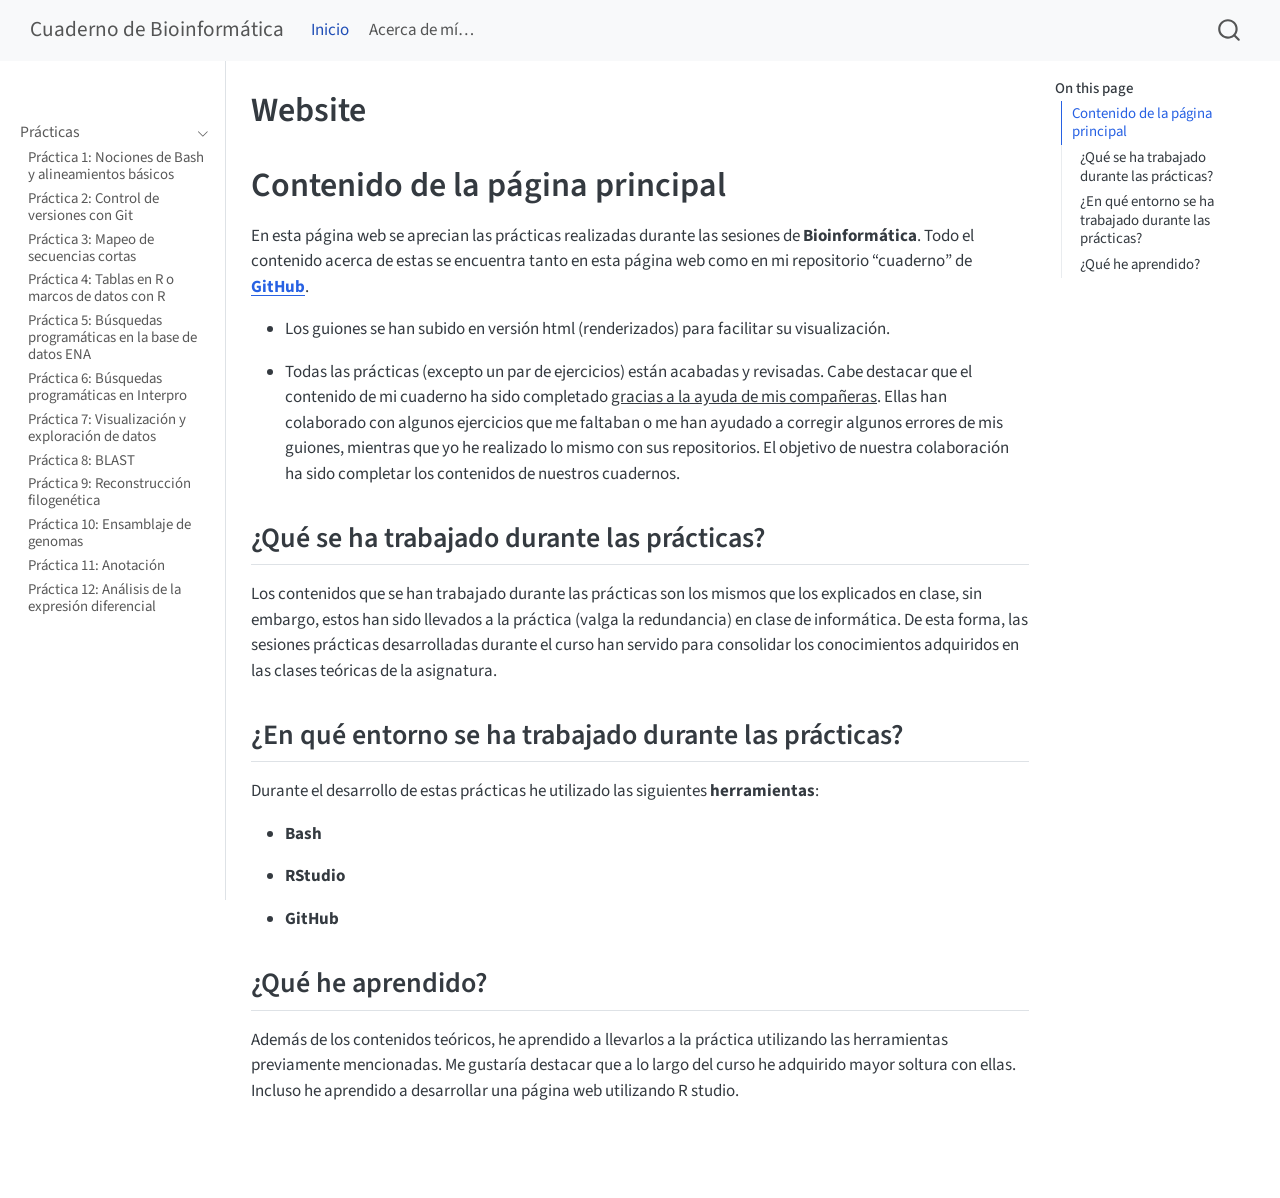
<file: docs/index.html>
<!DOCTYPE html>
<html xmlns="http://www.w3.org/1999/xhtml" lang="en" xml:lang="en"><head>

<meta charset="utf-8">
<meta name="generator" content="quarto-1.6.42">

<meta name="viewport" content="width=device-width, initial-scale=1.0, user-scalable=yes">


<title>Website – Cuaderno de Bioinformática</title>
<style>
code{white-space: pre-wrap;}
span.smallcaps{font-variant: small-caps;}
div.columns{display: flex; gap: min(4vw, 1.5em);}
div.column{flex: auto; overflow-x: auto;}
div.hanging-indent{margin-left: 1.5em; text-indent: -1.5em;}
ul.task-list{list-style: none;}
ul.task-list li input[type="checkbox"] {
  width: 0.8em;
  margin: 0 0.8em 0.2em -1em; /* quarto-specific, see https://github.com/quarto-dev/quarto-cli/issues/4556 */ 
  vertical-align: middle;
}
</style>


<script src="site_libs/quarto-nav/quarto-nav.js"></script>
<script src="site_libs/quarto-nav/headroom.min.js"></script>
<script src="site_libs/clipboard/clipboard.min.js"></script>
<script src="site_libs/quarto-search/autocomplete.umd.js"></script>
<script src="site_libs/quarto-search/fuse.min.js"></script>
<script src="site_libs/quarto-search/quarto-search.js"></script>
<meta name="quarto:offset" content="./">
<script src="site_libs/quarto-html/quarto.js"></script>
<script src="site_libs/quarto-html/popper.min.js"></script>
<script src="site_libs/quarto-html/tippy.umd.min.js"></script>
<script src="site_libs/quarto-html/anchor.min.js"></script>
<link href="site_libs/quarto-html/tippy.css" rel="stylesheet">
<link href="site_libs/quarto-html/quarto-syntax-highlighting-2f5df379a58b258e96c21c0638c20c03.css" rel="stylesheet" id="quarto-text-highlighting-styles">
<script src="site_libs/bootstrap/bootstrap.min.js"></script>
<link href="site_libs/bootstrap/bootstrap-icons.css" rel="stylesheet">
<link href="site_libs/bootstrap/bootstrap-8d45268d5fab650d045fc15ac05c5fa4.min.css" rel="stylesheet" append-hash="true" id="quarto-bootstrap" data-mode="light">
<script id="quarto-search-options" type="application/json">{
  "location": "navbar",
  "copy-button": false,
  "collapse-after": 3,
  "panel-placement": "end",
  "type": "overlay",
  "limit": 50,
  "keyboard-shortcut": [
    "f",
    "/",
    "s"
  ],
  "show-item-context": false,
  "language": {
    "search-no-results-text": "No results",
    "search-matching-documents-text": "matching documents",
    "search-copy-link-title": "Copy link to search",
    "search-hide-matches-text": "Hide additional matches",
    "search-more-match-text": "more match in this document",
    "search-more-matches-text": "more matches in this document",
    "search-clear-button-title": "Clear",
    "search-text-placeholder": "",
    "search-detached-cancel-button-title": "Cancel",
    "search-submit-button-title": "Submit",
    "search-label": "Search"
  }
}</script>


<link rel="stylesheet" href="styles.css">
</head>

<body class="nav-sidebar docked nav-fixed">

<div id="quarto-search-results"></div>
  <header id="quarto-header" class="headroom fixed-top">
    <nav class="navbar navbar-expand-lg " data-bs-theme="dark">
      <div class="navbar-container container-fluid">
      <div class="navbar-brand-container mx-auto">
    <a class="navbar-brand" href="./index.html">
    <span class="navbar-title">Cuaderno de Bioinformática</span>
    </a>
  </div>
            <div id="quarto-search" class="" title="Search"></div>
          <button class="navbar-toggler" type="button" data-bs-toggle="collapse" data-bs-target="#navbarCollapse" aria-controls="navbarCollapse" role="menu" aria-expanded="false" aria-label="Toggle navigation" onclick="if (window.quartoToggleHeadroom) { window.quartoToggleHeadroom(); }">
  <span class="navbar-toggler-icon"></span>
</button>
          <div class="collapse navbar-collapse" id="navbarCollapse">
            <ul class="navbar-nav navbar-nav-scroll me-auto">
  <li class="nav-item">
    <a class="nav-link active" href="./index.html" aria-current="page"> 
<span class="menu-text">Inicio</span></a>
  </li>  
  <li class="nav-item">
    <a class="nav-link" href="./about.html"> 
<span class="menu-text">Acerca de mí…</span></a>
  </li>  
</ul>
          </div> <!-- /navcollapse -->
            <div class="quarto-navbar-tools">
</div>
      </div> <!-- /container-fluid -->
    </nav>
  <nav class="quarto-secondary-nav">
    <div class="container-fluid d-flex">
      <button type="button" class="quarto-btn-toggle btn" data-bs-toggle="collapse" role="button" data-bs-target=".quarto-sidebar-collapse-item" aria-controls="quarto-sidebar" aria-expanded="false" aria-label="Toggle sidebar navigation" onclick="if (window.quartoToggleHeadroom) { window.quartoToggleHeadroom(); }">
        <i class="bi bi-layout-text-sidebar-reverse"></i>
      </button>
        <nav class="quarto-page-breadcrumbs" aria-label="breadcrumb"><ol class="breadcrumb"><li class="breadcrumb-item">Website</li></ol></nav>
        <a class="flex-grow-1" role="navigation" data-bs-toggle="collapse" data-bs-target=".quarto-sidebar-collapse-item" aria-controls="quarto-sidebar" aria-expanded="false" aria-label="Toggle sidebar navigation" onclick="if (window.quartoToggleHeadroom) { window.quartoToggleHeadroom(); }">      
        </a>
      <button type="button" class="btn quarto-search-button" aria-label="Search" onclick="window.quartoOpenSearch();">
        <i class="bi bi-search"></i>
      </button>
    </div>
  </nav>
</header>
<!-- content -->
<div id="quarto-content" class="quarto-container page-columns page-rows-contents page-layout-article page-navbar">
<!-- sidebar -->
  <nav id="quarto-sidebar" class="sidebar collapse collapse-horizontal quarto-sidebar-collapse-item sidebar-navigation docked overflow-auto">
        <div class="mt-2 flex-shrink-0 align-items-center">
        <div class="sidebar-search">
        <div id="quarto-search" class="" title="Search"></div>
        </div>
        </div>
    <div class="sidebar-menu-container"> 
    <ul class="list-unstyled mt-1">
        <li class="sidebar-item sidebar-item-section">
      <div class="sidebar-item-container"> 
            <a class="sidebar-item-text sidebar-link text-start" data-bs-toggle="collapse" data-bs-target="#quarto-sidebar-section-1" role="navigation" aria-expanded="true">
 <span class="menu-text">Prácticas</span></a>
          <a class="sidebar-item-toggle text-start" data-bs-toggle="collapse" data-bs-target="#quarto-sidebar-section-1" role="navigation" aria-expanded="true" aria-label="Toggle section">
            <i class="bi bi-chevron-right ms-2"></i>
          </a> 
      </div>
      <ul id="quarto-sidebar-section-1" class="collapse list-unstyled sidebar-section depth1 show">  
          <li class="sidebar-item">
  <div class="sidebar-item-container"> 
  <a href="./results/2026-01-29/P1.html" class="sidebar-item-text sidebar-link">
 <span class="menu-text">Práctica 1: Nociones de Bash y alineamientos básicos</span></a>
  </div>
</li>
          <li class="sidebar-item">
  <div class="sidebar-item-container"> 
  <a href="./results/2026-02-03/P2.html" class="sidebar-item-text sidebar-link">
 <span class="menu-text">Práctica 2: Control de versiones con Git</span></a>
  </div>
</li>
          <li class="sidebar-item">
  <div class="sidebar-item-container"> 
  <a href="./results/2026-02-10/P3.html" class="sidebar-item-text sidebar-link">
 <span class="menu-text">Práctica 3: Mapeo de secuencias cortas</span></a>
  </div>
</li>
          <li class="sidebar-item">
  <div class="sidebar-item-container"> 
  <a href="./results/2026-02-17/P4.html" class="sidebar-item-text sidebar-link">
 <span class="menu-text">Práctica 4: Tablas en R o marcos de datos con R</span></a>
  </div>
</li>
          <li class="sidebar-item">
  <div class="sidebar-item-container"> 
  <a href="./results/2026-02-24/P5.html" class="sidebar-item-text sidebar-link">
 <span class="menu-text">Práctica 5: Búsquedas programáticas en la base de datos ENA</span></a>
  </div>
</li>
          <li class="sidebar-item">
  <div class="sidebar-item-container"> 
  <a href="./results/2026-03-03/P6.html" class="sidebar-item-text sidebar-link">
 <span class="menu-text">Práctica 6: Búsquedas programáticas en Interpro</span></a>
  </div>
</li>
          <li class="sidebar-item">
  <div class="sidebar-item-container"> 
  <a href="./results/2026-03-10/P7.html" class="sidebar-item-text sidebar-link">
 <span class="menu-text">Práctica 7: Visualización y exploración de datos</span></a>
  </div>
</li>
          <li class="sidebar-item">
  <div class="sidebar-item-container"> 
  <a href="./results/2026-03-24/P8.html" class="sidebar-item-text sidebar-link">
 <span class="menu-text">Práctica 8: BLAST</span></a>
  </div>
</li>
          <li class="sidebar-item">
  <div class="sidebar-item-container"> 
  <a href="./results/2026-03-31/P9.html" class="sidebar-item-text sidebar-link">
 <span class="menu-text">Práctica 9: Reconstrucción filogenética</span></a>
  </div>
</li>
          <li class="sidebar-item">
  <div class="sidebar-item-container"> 
  <a href="./results/2026-04-21/P10.html" class="sidebar-item-text sidebar-link">
 <span class="menu-text">Práctica 10: Ensamblaje de genomas</span></a>
  </div>
</li>
          <li class="sidebar-item">
  <div class="sidebar-item-container"> 
  <a href="./results/2026-04-28/P11.html" class="sidebar-item-text sidebar-link">
 <span class="menu-text">Práctica 11: Anotación</span></a>
  </div>
</li>
          <li class="sidebar-item">
  <div class="sidebar-item-container"> 
  <a href="./results/2026-05-05/P12.html" class="sidebar-item-text sidebar-link">
 <span class="menu-text">Práctica 12: Análisis de la expresión diferencial</span></a>
  </div>
</li>
      </ul>
  </li>
    </ul>
    </div>
</nav>
<div id="quarto-sidebar-glass" class="quarto-sidebar-collapse-item" data-bs-toggle="collapse" data-bs-target=".quarto-sidebar-collapse-item"></div>
<!-- margin-sidebar -->
    <div id="quarto-margin-sidebar" class="sidebar margin-sidebar">
        <nav id="TOC" role="doc-toc" class="toc-active">
    <h2 id="toc-title">On this page</h2>
   
  <ul>
  <li><a href="#contenido-de-la-página-principal" id="toc-contenido-de-la-página-principal" class="nav-link active" data-scroll-target="#contenido-de-la-página-principal">Contenido de la página principal</a>
  <ul class="collapse">
  <li><a href="#qué-se-ha-trabajado-durante-las-prácticas" id="toc-qué-se-ha-trabajado-durante-las-prácticas" class="nav-link" data-scroll-target="#qué-se-ha-trabajado-durante-las-prácticas">¿Qué se ha trabajado durante las prácticas?</a></li>
  <li><a href="#en-qué-entorno-se-ha-trabajado-durante-las-prácticas" id="toc-en-qué-entorno-se-ha-trabajado-durante-las-prácticas" class="nav-link" data-scroll-target="#en-qué-entorno-se-ha-trabajado-durante-las-prácticas">¿En qué entorno se ha trabajado durante las prácticas?</a></li>
  <li><a href="#qué-he-aprendido" id="toc-qué-he-aprendido" class="nav-link" data-scroll-target="#qué-he-aprendido">¿Qué he aprendido?</a></li>
  </ul></li>
  </ul>
</nav>
    </div>
<!-- main -->
<main class="content" id="quarto-document-content">

<header id="title-block-header" class="quarto-title-block default">
<div class="quarto-title">
<h1 class="title">Website</h1>
</div>



<div class="quarto-title-meta">

    
  
    
  </div>
  


</header>


<section id="contenido-de-la-página-principal" class="level1">
<h1>Contenido de la página principal</h1>
<p>En esta página web se aprecian las prácticas realizadas durante las sesiones de <strong>Bioinformática</strong>. Todo el contenido acerca de estas se encuentra tanto en esta página web como en mi repositorio “cuaderno” de <a href="https://github.com/aliciaroomero/cuaderno.git"><strong>GitHub</strong></a>.</p>
<ul>
<li><p>Los guiones se han subido en versión html (renderizados) para facilitar su visualización.</p></li>
<li><p>Todas las prácticas (excepto un par de ejercicios) están acabadas y revisadas. Cabe destacar que el contenido de mi cuaderno ha sido completado <u>gracias a la ayuda de mis compañeras</u>. Ellas han colaborado con algunos ejercicios que me faltaban o me han ayudado a corregir algunos errores de mis guiones, mientras que yo he realizado lo mismo con sus repositorios. El objetivo de nuestra colaboración ha sido completar los contenidos de nuestros cuadernos.</p></li>
</ul>
<section id="qué-se-ha-trabajado-durante-las-prácticas" class="level2">
<h2 class="anchored" data-anchor-id="qué-se-ha-trabajado-durante-las-prácticas">¿Qué se ha trabajado durante las prácticas?</h2>
<p>Los contenidos que se han trabajado durante las prácticas son los mismos que los explicados en clase, sin embargo, estos han sido llevados a la práctica (valga la redundancia) en clase de informática. De esta forma, las sesiones prácticas desarrolladas durante el curso han servido para consolidar los conocimientos adquiridos en las clases teóricas de la asignatura.</p>
</section>
<section id="en-qué-entorno-se-ha-trabajado-durante-las-prácticas" class="level2">
<h2 class="anchored" data-anchor-id="en-qué-entorno-se-ha-trabajado-durante-las-prácticas">¿En qué entorno se ha trabajado durante las prácticas?</h2>
<p>Durante el desarrollo de estas prácticas he utilizado las siguientes <strong>herramientas</strong>:</p>
<ul>
<li><p><strong>Bash</strong></p></li>
<li><p><strong>RStudio</strong></p></li>
<li><p><strong>GitHub</strong></p></li>
</ul>
</section>
<section id="qué-he-aprendido" class="level2">
<h2 class="anchored" data-anchor-id="qué-he-aprendido">¿Qué he aprendido?</h2>
<p>Además de los contenidos teóricos, he aprendido a llevarlos a la práctica utilizando las herramientas previamente mencionadas. Me gustaría destacar que a lo largo del curso he adquirido mayor soltura con ellas. Incluso he aprendido a desarrollar una página web utilizando R studio.</p>


</section>
</section>

</main> <!-- /main -->
<script id="quarto-html-after-body" type="application/javascript">
window.document.addEventListener("DOMContentLoaded", function (event) {
  const toggleBodyColorMode = (bsSheetEl) => {
    const mode = bsSheetEl.getAttribute("data-mode");
    const bodyEl = window.document.querySelector("body");
    if (mode === "dark") {
      bodyEl.classList.add("quarto-dark");
      bodyEl.classList.remove("quarto-light");
    } else {
      bodyEl.classList.add("quarto-light");
      bodyEl.classList.remove("quarto-dark");
    }
  }
  const toggleBodyColorPrimary = () => {
    const bsSheetEl = window.document.querySelector("link#quarto-bootstrap");
    if (bsSheetEl) {
      toggleBodyColorMode(bsSheetEl);
    }
  }
  toggleBodyColorPrimary();  
  const icon = "";
  const anchorJS = new window.AnchorJS();
  anchorJS.options = {
    placement: 'right',
    icon: icon
  };
  anchorJS.add('.anchored');
  const isCodeAnnotation = (el) => {
    for (const clz of el.classList) {
      if (clz.startsWith('code-annotation-')) {                     
        return true;
      }
    }
    return false;
  }
  const onCopySuccess = function(e) {
    // button target
    const button = e.trigger;
    // don't keep focus
    button.blur();
    // flash "checked"
    button.classList.add('code-copy-button-checked');
    var currentTitle = button.getAttribute("title");
    button.setAttribute("title", "Copied!");
    let tooltip;
    if (window.bootstrap) {
      button.setAttribute("data-bs-toggle", "tooltip");
      button.setAttribute("data-bs-placement", "left");
      button.setAttribute("data-bs-title", "Copied!");
      tooltip = new bootstrap.Tooltip(button, 
        { trigger: "manual", 
          customClass: "code-copy-button-tooltip",
          offset: [0, -8]});
      tooltip.show();    
    }
    setTimeout(function() {
      if (tooltip) {
        tooltip.hide();
        button.removeAttribute("data-bs-title");
        button.removeAttribute("data-bs-toggle");
        button.removeAttribute("data-bs-placement");
      }
      button.setAttribute("title", currentTitle);
      button.classList.remove('code-copy-button-checked');
    }, 1000);
    // clear code selection
    e.clearSelection();
  }
  const getTextToCopy = function(trigger) {
      const codeEl = trigger.previousElementSibling.cloneNode(true);
      for (const childEl of codeEl.children) {
        if (isCodeAnnotation(childEl)) {
          childEl.remove();
        }
      }
      return codeEl.innerText;
  }
  const clipboard = new window.ClipboardJS('.code-copy-button:not([data-in-quarto-modal])', {
    text: getTextToCopy
  });
  clipboard.on('success', onCopySuccess);
  if (window.document.getElementById('quarto-embedded-source-code-modal')) {
    const clipboardModal = new window.ClipboardJS('.code-copy-button[data-in-quarto-modal]', {
      text: getTextToCopy,
      container: window.document.getElementById('quarto-embedded-source-code-modal')
    });
    clipboardModal.on('success', onCopySuccess);
  }
    var localhostRegex = new RegExp(/^(?:http|https):\/\/localhost\:?[0-9]*\//);
    var mailtoRegex = new RegExp(/^mailto:/);
      var filterRegex = new RegExp('/' + window.location.host + '/');
    var isInternal = (href) => {
        return filterRegex.test(href) || localhostRegex.test(href) || mailtoRegex.test(href);
    }
    // Inspect non-navigation links and adorn them if external
 	var links = window.document.querySelectorAll('a[href]:not(.nav-link):not(.navbar-brand):not(.toc-action):not(.sidebar-link):not(.sidebar-item-toggle):not(.pagination-link):not(.no-external):not([aria-hidden]):not(.dropdown-item):not(.quarto-navigation-tool):not(.about-link)');
    for (var i=0; i<links.length; i++) {
      const link = links[i];
      if (!isInternal(link.href)) {
        // undo the damage that might have been done by quarto-nav.js in the case of
        // links that we want to consider external
        if (link.dataset.originalHref !== undefined) {
          link.href = link.dataset.originalHref;
        }
      }
    }
  function tippyHover(el, contentFn, onTriggerFn, onUntriggerFn) {
    const config = {
      allowHTML: true,
      maxWidth: 500,
      delay: 100,
      arrow: false,
      appendTo: function(el) {
          return el.parentElement;
      },
      interactive: true,
      interactiveBorder: 10,
      theme: 'quarto',
      placement: 'bottom-start',
    };
    if (contentFn) {
      config.content = contentFn;
    }
    if (onTriggerFn) {
      config.onTrigger = onTriggerFn;
    }
    if (onUntriggerFn) {
      config.onUntrigger = onUntriggerFn;
    }
    window.tippy(el, config); 
  }
  const noterefs = window.document.querySelectorAll('a[role="doc-noteref"]');
  for (var i=0; i<noterefs.length; i++) {
    const ref = noterefs[i];
    tippyHover(ref, function() {
      // use id or data attribute instead here
      let href = ref.getAttribute('data-footnote-href') || ref.getAttribute('href');
      try { href = new URL(href).hash; } catch {}
      const id = href.replace(/^#\/?/, "");
      const note = window.document.getElementById(id);
      if (note) {
        return note.innerHTML;
      } else {
        return "";
      }
    });
  }
  const xrefs = window.document.querySelectorAll('a.quarto-xref');
  const processXRef = (id, note) => {
    // Strip column container classes
    const stripColumnClz = (el) => {
      el.classList.remove("page-full", "page-columns");
      if (el.children) {
        for (const child of el.children) {
          stripColumnClz(child);
        }
      }
    }
    stripColumnClz(note)
    if (id === null || id.startsWith('sec-')) {
      // Special case sections, only their first couple elements
      const container = document.createElement("div");
      if (note.children && note.children.length > 2) {
        container.appendChild(note.children[0].cloneNode(true));
        for (let i = 1; i < note.children.length; i++) {
          const child = note.children[i];
          if (child.tagName === "P" && child.innerText === "") {
            continue;
          } else {
            container.appendChild(child.cloneNode(true));
            break;
          }
        }
        if (window.Quarto?.typesetMath) {
          window.Quarto.typesetMath(container);
        }
        return container.innerHTML
      } else {
        if (window.Quarto?.typesetMath) {
          window.Quarto.typesetMath(note);
        }
        return note.innerHTML;
      }
    } else {
      // Remove any anchor links if they are present
      const anchorLink = note.querySelector('a.anchorjs-link');
      if (anchorLink) {
        anchorLink.remove();
      }
      if (window.Quarto?.typesetMath) {
        window.Quarto.typesetMath(note);
      }
      if (note.classList.contains("callout")) {
        return note.outerHTML;
      } else {
        return note.innerHTML;
      }
    }
  }
  for (var i=0; i<xrefs.length; i++) {
    const xref = xrefs[i];
    tippyHover(xref, undefined, function(instance) {
      instance.disable();
      let url = xref.getAttribute('href');
      let hash = undefined; 
      if (url.startsWith('#')) {
        hash = url;
      } else {
        try { hash = new URL(url).hash; } catch {}
      }
      if (hash) {
        const id = hash.replace(/^#\/?/, "");
        const note = window.document.getElementById(id);
        if (note !== null) {
          try {
            const html = processXRef(id, note.cloneNode(true));
            instance.setContent(html);
          } finally {
            instance.enable();
            instance.show();
          }
        } else {
          // See if we can fetch this
          fetch(url.split('#')[0])
          .then(res => res.text())
          .then(html => {
            const parser = new DOMParser();
            const htmlDoc = parser.parseFromString(html, "text/html");
            const note = htmlDoc.getElementById(id);
            if (note !== null) {
              const html = processXRef(id, note);
              instance.setContent(html);
            } 
          }).finally(() => {
            instance.enable();
            instance.show();
          });
        }
      } else {
        // See if we can fetch a full url (with no hash to target)
        // This is a special case and we should probably do some content thinning / targeting
        fetch(url)
        .then(res => res.text())
        .then(html => {
          const parser = new DOMParser();
          const htmlDoc = parser.parseFromString(html, "text/html");
          const note = htmlDoc.querySelector('main.content');
          if (note !== null) {
            // This should only happen for chapter cross references
            // (since there is no id in the URL)
            // remove the first header
            if (note.children.length > 0 && note.children[0].tagName === "HEADER") {
              note.children[0].remove();
            }
            const html = processXRef(null, note);
            instance.setContent(html);
          } 
        }).finally(() => {
          instance.enable();
          instance.show();
        });
      }
    }, function(instance) {
    });
  }
      let selectedAnnoteEl;
      const selectorForAnnotation = ( cell, annotation) => {
        let cellAttr = 'data-code-cell="' + cell + '"';
        let lineAttr = 'data-code-annotation="' +  annotation + '"';
        const selector = 'span[' + cellAttr + '][' + lineAttr + ']';
        return selector;
      }
      const selectCodeLines = (annoteEl) => {
        const doc = window.document;
        const targetCell = annoteEl.getAttribute("data-target-cell");
        const targetAnnotation = annoteEl.getAttribute("data-target-annotation");
        const annoteSpan = window.document.querySelector(selectorForAnnotation(targetCell, targetAnnotation));
        const lines = annoteSpan.getAttribute("data-code-lines").split(",");
        const lineIds = lines.map((line) => {
          return targetCell + "-" + line;
        })
        let top = null;
        let height = null;
        let parent = null;
        if (lineIds.length > 0) {
            //compute the position of the single el (top and bottom and make a div)
            const el = window.document.getElementById(lineIds[0]);
            top = el.offsetTop;
            height = el.offsetHeight;
            parent = el.parentElement.parentElement;
          if (lineIds.length > 1) {
            const lastEl = window.document.getElementById(lineIds[lineIds.length - 1]);
            const bottom = lastEl.offsetTop + lastEl.offsetHeight;
            height = bottom - top;
          }
          if (top !== null && height !== null && parent !== null) {
            // cook up a div (if necessary) and position it 
            let div = window.document.getElementById("code-annotation-line-highlight");
            if (div === null) {
              div = window.document.createElement("div");
              div.setAttribute("id", "code-annotation-line-highlight");
              div.style.position = 'absolute';
              parent.appendChild(div);
            }
            div.style.top = top - 2 + "px";
            div.style.height = height + 4 + "px";
            div.style.left = 0;
            let gutterDiv = window.document.getElementById("code-annotation-line-highlight-gutter");
            if (gutterDiv === null) {
              gutterDiv = window.document.createElement("div");
              gutterDiv.setAttribute("id", "code-annotation-line-highlight-gutter");
              gutterDiv.style.position = 'absolute';
              const codeCell = window.document.getElementById(targetCell);
              const gutter = codeCell.querySelector('.code-annotation-gutter');
              gutter.appendChild(gutterDiv);
            }
            gutterDiv.style.top = top - 2 + "px";
            gutterDiv.style.height = height + 4 + "px";
          }
          selectedAnnoteEl = annoteEl;
        }
      };
      const unselectCodeLines = () => {
        const elementsIds = ["code-annotation-line-highlight", "code-annotation-line-highlight-gutter"];
        elementsIds.forEach((elId) => {
          const div = window.document.getElementById(elId);
          if (div) {
            div.remove();
          }
        });
        selectedAnnoteEl = undefined;
      };
        // Handle positioning of the toggle
    window.addEventListener(
      "resize",
      throttle(() => {
        elRect = undefined;
        if (selectedAnnoteEl) {
          selectCodeLines(selectedAnnoteEl);
        }
      }, 10)
    );
    function throttle(fn, ms) {
    let throttle = false;
    let timer;
      return (...args) => {
        if(!throttle) { // first call gets through
            fn.apply(this, args);
            throttle = true;
        } else { // all the others get throttled
            if(timer) clearTimeout(timer); // cancel #2
            timer = setTimeout(() => {
              fn.apply(this, args);
              timer = throttle = false;
            }, ms);
        }
      };
    }
      // Attach click handler to the DT
      const annoteDls = window.document.querySelectorAll('dt[data-target-cell]');
      for (const annoteDlNode of annoteDls) {
        annoteDlNode.addEventListener('click', (event) => {
          const clickedEl = event.target;
          if (clickedEl !== selectedAnnoteEl) {
            unselectCodeLines();
            const activeEl = window.document.querySelector('dt[data-target-cell].code-annotation-active');
            if (activeEl) {
              activeEl.classList.remove('code-annotation-active');
            }
            selectCodeLines(clickedEl);
            clickedEl.classList.add('code-annotation-active');
          } else {
            // Unselect the line
            unselectCodeLines();
            clickedEl.classList.remove('code-annotation-active');
          }
        });
      }
  const findCites = (el) => {
    const parentEl = el.parentElement;
    if (parentEl) {
      const cites = parentEl.dataset.cites;
      if (cites) {
        return {
          el,
          cites: cites.split(' ')
        };
      } else {
        return findCites(el.parentElement)
      }
    } else {
      return undefined;
    }
  };
  var bibliorefs = window.document.querySelectorAll('a[role="doc-biblioref"]');
  for (var i=0; i<bibliorefs.length; i++) {
    const ref = bibliorefs[i];
    const citeInfo = findCites(ref);
    if (citeInfo) {
      tippyHover(citeInfo.el, function() {
        var popup = window.document.createElement('div');
        citeInfo.cites.forEach(function(cite) {
          var citeDiv = window.document.createElement('div');
          citeDiv.classList.add('hanging-indent');
          citeDiv.classList.add('csl-entry');
          var biblioDiv = window.document.getElementById('ref-' + cite);
          if (biblioDiv) {
            citeDiv.innerHTML = biblioDiv.innerHTML;
          }
          popup.appendChild(citeDiv);
        });
        return popup.innerHTML;
      });
    }
  }
});
</script>
</div> <!-- /content -->




</body></html>
</file>
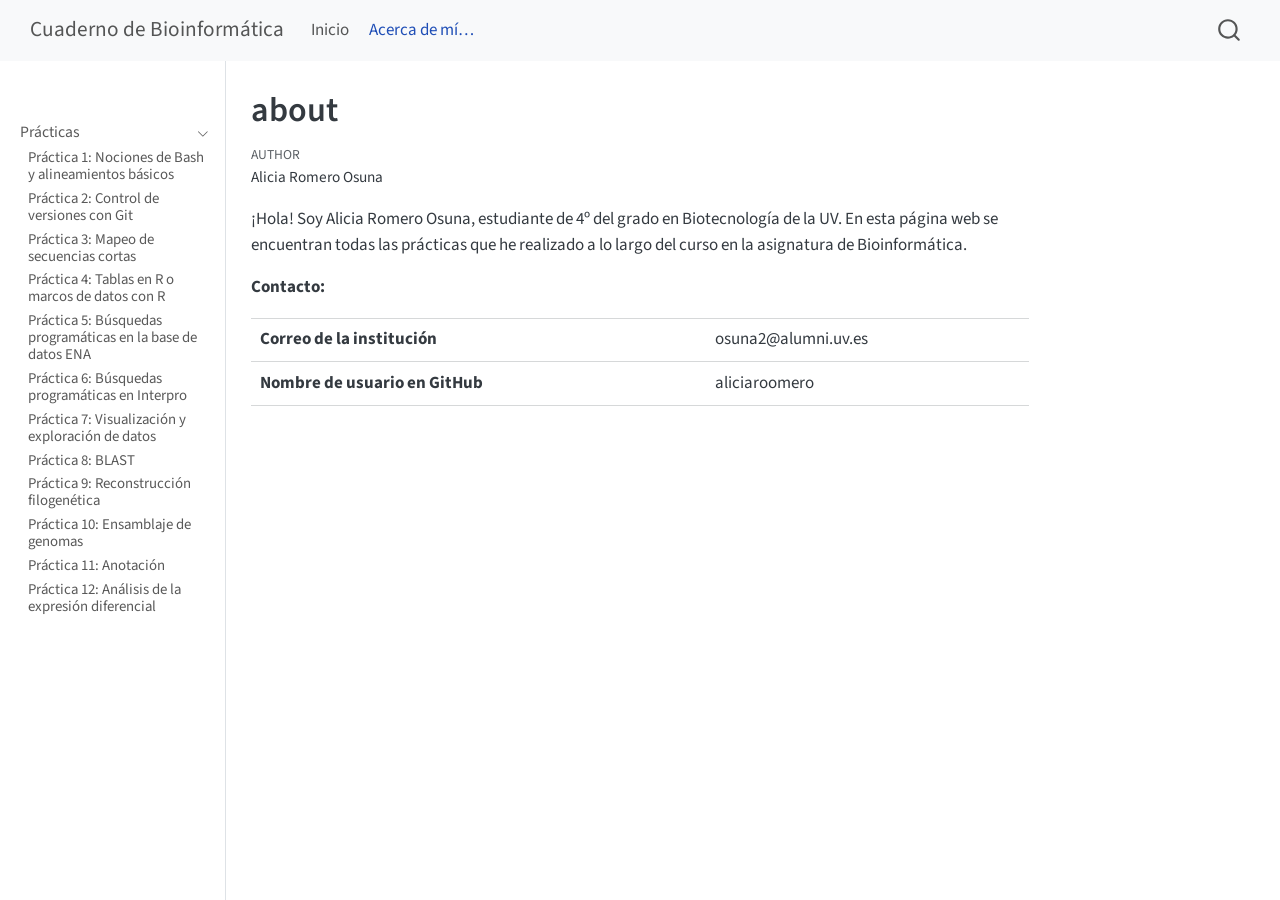
<file: docs/about.html>
<!DOCTYPE html>
<html xmlns="http://www.w3.org/1999/xhtml" lang="en" xml:lang="en"><head>

<meta charset="utf-8">
<meta name="generator" content="quarto-1.6.42">

<meta name="viewport" content="width=device-width, initial-scale=1.0, user-scalable=yes">

<meta name="author" content="Alicia Romero Osuna">

<title>about – Cuaderno de Bioinformática</title>
<style>
code{white-space: pre-wrap;}
span.smallcaps{font-variant: small-caps;}
div.columns{display: flex; gap: min(4vw, 1.5em);}
div.column{flex: auto; overflow-x: auto;}
div.hanging-indent{margin-left: 1.5em; text-indent: -1.5em;}
ul.task-list{list-style: none;}
ul.task-list li input[type="checkbox"] {
  width: 0.8em;
  margin: 0 0.8em 0.2em -1em; /* quarto-specific, see https://github.com/quarto-dev/quarto-cli/issues/4556 */ 
  vertical-align: middle;
}
</style>


<script src="site_libs/quarto-nav/quarto-nav.js"></script>
<script src="site_libs/quarto-nav/headroom.min.js"></script>
<script src="site_libs/clipboard/clipboard.min.js"></script>
<script src="site_libs/quarto-search/autocomplete.umd.js"></script>
<script src="site_libs/quarto-search/fuse.min.js"></script>
<script src="site_libs/quarto-search/quarto-search.js"></script>
<meta name="quarto:offset" content="./">
<script src="site_libs/quarto-html/quarto.js"></script>
<script src="site_libs/quarto-html/popper.min.js"></script>
<script src="site_libs/quarto-html/tippy.umd.min.js"></script>
<script src="site_libs/quarto-html/anchor.min.js"></script>
<link href="site_libs/quarto-html/tippy.css" rel="stylesheet">
<link href="site_libs/quarto-html/quarto-syntax-highlighting-2f5df379a58b258e96c21c0638c20c03.css" rel="stylesheet" id="quarto-text-highlighting-styles">
<script src="site_libs/bootstrap/bootstrap.min.js"></script>
<link href="site_libs/bootstrap/bootstrap-icons.css" rel="stylesheet">
<link href="site_libs/bootstrap/bootstrap-8d45268d5fab650d045fc15ac05c5fa4.min.css" rel="stylesheet" append-hash="true" id="quarto-bootstrap" data-mode="light">
<script id="quarto-search-options" type="application/json">{
  "location": "navbar",
  "copy-button": false,
  "collapse-after": 3,
  "panel-placement": "end",
  "type": "overlay",
  "limit": 50,
  "keyboard-shortcut": [
    "f",
    "/",
    "s"
  ],
  "show-item-context": false,
  "language": {
    "search-no-results-text": "No results",
    "search-matching-documents-text": "matching documents",
    "search-copy-link-title": "Copy link to search",
    "search-hide-matches-text": "Hide additional matches",
    "search-more-match-text": "more match in this document",
    "search-more-matches-text": "more matches in this document",
    "search-clear-button-title": "Clear",
    "search-text-placeholder": "",
    "search-detached-cancel-button-title": "Cancel",
    "search-submit-button-title": "Submit",
    "search-label": "Search"
  }
}</script>


<link rel="stylesheet" href="styles.css">
</head>

<body class="nav-sidebar docked nav-fixed">

<div id="quarto-search-results"></div>
  <header id="quarto-header" class="headroom fixed-top">
    <nav class="navbar navbar-expand-lg " data-bs-theme="dark">
      <div class="navbar-container container-fluid">
      <div class="navbar-brand-container mx-auto">
    <a class="navbar-brand" href="./index.html">
    <span class="navbar-title">Cuaderno de Bioinformática</span>
    </a>
  </div>
            <div id="quarto-search" class="" title="Search"></div>
          <button class="navbar-toggler" type="button" data-bs-toggle="collapse" data-bs-target="#navbarCollapse" aria-controls="navbarCollapse" role="menu" aria-expanded="false" aria-label="Toggle navigation" onclick="if (window.quartoToggleHeadroom) { window.quartoToggleHeadroom(); }">
  <span class="navbar-toggler-icon"></span>
</button>
          <div class="collapse navbar-collapse" id="navbarCollapse">
            <ul class="navbar-nav navbar-nav-scroll me-auto">
  <li class="nav-item">
    <a class="nav-link" href="./index.html"> 
<span class="menu-text">Inicio</span></a>
  </li>  
  <li class="nav-item">
    <a class="nav-link active" href="./about.html" aria-current="page"> 
<span class="menu-text">Acerca de mí…</span></a>
  </li>  
</ul>
          </div> <!-- /navcollapse -->
            <div class="quarto-navbar-tools">
</div>
      </div> <!-- /container-fluid -->
    </nav>
  <nav class="quarto-secondary-nav">
    <div class="container-fluid d-flex">
      <button type="button" class="quarto-btn-toggle btn" data-bs-toggle="collapse" role="button" data-bs-target=".quarto-sidebar-collapse-item" aria-controls="quarto-sidebar" aria-expanded="false" aria-label="Toggle sidebar navigation" onclick="if (window.quartoToggleHeadroom) { window.quartoToggleHeadroom(); }">
        <i class="bi bi-layout-text-sidebar-reverse"></i>
      </button>
        <nav class="quarto-page-breadcrumbs" aria-label="breadcrumb"><ol class="breadcrumb"><li class="breadcrumb-item">about</li></ol></nav>
        <a class="flex-grow-1" role="navigation" data-bs-toggle="collapse" data-bs-target=".quarto-sidebar-collapse-item" aria-controls="quarto-sidebar" aria-expanded="false" aria-label="Toggle sidebar navigation" onclick="if (window.quartoToggleHeadroom) { window.quartoToggleHeadroom(); }">      
        </a>
      <button type="button" class="btn quarto-search-button" aria-label="Search" onclick="window.quartoOpenSearch();">
        <i class="bi bi-search"></i>
      </button>
    </div>
  </nav>
</header>
<!-- content -->
<div id="quarto-content" class="quarto-container page-columns page-rows-contents page-layout-article page-navbar">
<!-- sidebar -->
  <nav id="quarto-sidebar" class="sidebar collapse collapse-horizontal quarto-sidebar-collapse-item sidebar-navigation docked overflow-auto">
        <div class="mt-2 flex-shrink-0 align-items-center">
        <div class="sidebar-search">
        <div id="quarto-search" class="" title="Search"></div>
        </div>
        </div>
    <div class="sidebar-menu-container"> 
    <ul class="list-unstyled mt-1">
        <li class="sidebar-item sidebar-item-section">
      <div class="sidebar-item-container"> 
            <a class="sidebar-item-text sidebar-link text-start" data-bs-toggle="collapse" data-bs-target="#quarto-sidebar-section-1" role="navigation" aria-expanded="true">
 <span class="menu-text">Prácticas</span></a>
          <a class="sidebar-item-toggle text-start" data-bs-toggle="collapse" data-bs-target="#quarto-sidebar-section-1" role="navigation" aria-expanded="true" aria-label="Toggle section">
            <i class="bi bi-chevron-right ms-2"></i>
          </a> 
      </div>
      <ul id="quarto-sidebar-section-1" class="collapse list-unstyled sidebar-section depth1 show">  
          <li class="sidebar-item">
  <div class="sidebar-item-container"> 
  <a href="./results/2026-01-29/P1.html" class="sidebar-item-text sidebar-link">
 <span class="menu-text">Práctica 1: Nociones de Bash y alineamientos básicos</span></a>
  </div>
</li>
          <li class="sidebar-item">
  <div class="sidebar-item-container"> 
  <a href="./results/2026-02-03/P2.html" class="sidebar-item-text sidebar-link">
 <span class="menu-text">Práctica 2: Control de versiones con Git</span></a>
  </div>
</li>
          <li class="sidebar-item">
  <div class="sidebar-item-container"> 
  <a href="./results/2026-02-10/P3.html" class="sidebar-item-text sidebar-link">
 <span class="menu-text">Práctica 3: Mapeo de secuencias cortas</span></a>
  </div>
</li>
          <li class="sidebar-item">
  <div class="sidebar-item-container"> 
  <a href="./results/2026-02-17/P4.html" class="sidebar-item-text sidebar-link">
 <span class="menu-text">Práctica 4: Tablas en R o marcos de datos con R</span></a>
  </div>
</li>
          <li class="sidebar-item">
  <div class="sidebar-item-container"> 
  <a href="./results/2026-02-24/P5.html" class="sidebar-item-text sidebar-link">
 <span class="menu-text">Práctica 5: Búsquedas programáticas en la base de datos ENA</span></a>
  </div>
</li>
          <li class="sidebar-item">
  <div class="sidebar-item-container"> 
  <a href="./results/2026-03-03/P6.html" class="sidebar-item-text sidebar-link">
 <span class="menu-text">Práctica 6: Búsquedas programáticas en Interpro</span></a>
  </div>
</li>
          <li class="sidebar-item">
  <div class="sidebar-item-container"> 
  <a href="./results/2026-03-10/P7.html" class="sidebar-item-text sidebar-link">
 <span class="menu-text">Práctica 7: Visualización y exploración de datos</span></a>
  </div>
</li>
          <li class="sidebar-item">
  <div class="sidebar-item-container"> 
  <a href="./results/2026-03-24/P8.html" class="sidebar-item-text sidebar-link">
 <span class="menu-text">Práctica 8: BLAST</span></a>
  </div>
</li>
          <li class="sidebar-item">
  <div class="sidebar-item-container"> 
  <a href="./results/2026-03-31/P9.html" class="sidebar-item-text sidebar-link">
 <span class="menu-text">Práctica 9: Reconstrucción filogenética</span></a>
  </div>
</li>
          <li class="sidebar-item">
  <div class="sidebar-item-container"> 
  <a href="./results/2026-04-21/P10.html" class="sidebar-item-text sidebar-link">
 <span class="menu-text">Práctica 10: Ensamblaje de genomas</span></a>
  </div>
</li>
          <li class="sidebar-item">
  <div class="sidebar-item-container"> 
  <a href="./results/2026-04-28/P11.html" class="sidebar-item-text sidebar-link">
 <span class="menu-text">Práctica 11: Anotación</span></a>
  </div>
</li>
          <li class="sidebar-item">
  <div class="sidebar-item-container"> 
  <a href="./results/2026-05-05/P12.html" class="sidebar-item-text sidebar-link">
 <span class="menu-text">Práctica 12: Análisis de la expresión diferencial</span></a>
  </div>
</li>
      </ul>
  </li>
    </ul>
    </div>
</nav>
<div id="quarto-sidebar-glass" class="quarto-sidebar-collapse-item" data-bs-toggle="collapse" data-bs-target=".quarto-sidebar-collapse-item"></div>
<!-- margin-sidebar -->
    <div id="quarto-margin-sidebar" class="sidebar margin-sidebar zindex-bottom">
        
    </div>
<!-- main -->
<main class="content" id="quarto-document-content">

<header id="title-block-header" class="quarto-title-block default">
<div class="quarto-title">
<h1 class="title">about</h1>
</div>



<div class="quarto-title-meta">

    <div>
    <div class="quarto-title-meta-heading">Author</div>
    <div class="quarto-title-meta-contents">
             <p>Alicia Romero Osuna </p>
          </div>
  </div>
    
  
    
  </div>
  


</header>


<p>¡Hola! Soy Alicia Romero Osuna, estudiante de 4º del grado en Biotecnología de la UV. En esta página web se encuentran todas las prácticas que he realizado a lo largo del curso en la asignatura de Bioinformática.</p>
<p><strong>Contacto:</strong></p>
<table class="caption-top table">
<tbody>
<tr class="odd">
<td><strong>Correo de la institución</strong></td>
<td>osuna2@alumni.uv.es</td>
</tr>
<tr class="even">
<td><strong>Nombre de usuario en GitHub</strong></td>
<td>aliciaroomero</td>
</tr>
</tbody>
</table>



</main> <!-- /main -->
<script id="quarto-html-after-body" type="application/javascript">
window.document.addEventListener("DOMContentLoaded", function (event) {
  const toggleBodyColorMode = (bsSheetEl) => {
    const mode = bsSheetEl.getAttribute("data-mode");
    const bodyEl = window.document.querySelector("body");
    if (mode === "dark") {
      bodyEl.classList.add("quarto-dark");
      bodyEl.classList.remove("quarto-light");
    } else {
      bodyEl.classList.add("quarto-light");
      bodyEl.classList.remove("quarto-dark");
    }
  }
  const toggleBodyColorPrimary = () => {
    const bsSheetEl = window.document.querySelector("link#quarto-bootstrap");
    if (bsSheetEl) {
      toggleBodyColorMode(bsSheetEl);
    }
  }
  toggleBodyColorPrimary();  
  const icon = "";
  const anchorJS = new window.AnchorJS();
  anchorJS.options = {
    placement: 'right',
    icon: icon
  };
  anchorJS.add('.anchored');
  const isCodeAnnotation = (el) => {
    for (const clz of el.classList) {
      if (clz.startsWith('code-annotation-')) {                     
        return true;
      }
    }
    return false;
  }
  const onCopySuccess = function(e) {
    // button target
    const button = e.trigger;
    // don't keep focus
    button.blur();
    // flash "checked"
    button.classList.add('code-copy-button-checked');
    var currentTitle = button.getAttribute("title");
    button.setAttribute("title", "Copied!");
    let tooltip;
    if (window.bootstrap) {
      button.setAttribute("data-bs-toggle", "tooltip");
      button.setAttribute("data-bs-placement", "left");
      button.setAttribute("data-bs-title", "Copied!");
      tooltip = new bootstrap.Tooltip(button, 
        { trigger: "manual", 
          customClass: "code-copy-button-tooltip",
          offset: [0, -8]});
      tooltip.show();    
    }
    setTimeout(function() {
      if (tooltip) {
        tooltip.hide();
        button.removeAttribute("data-bs-title");
        button.removeAttribute("data-bs-toggle");
        button.removeAttribute("data-bs-placement");
      }
      button.setAttribute("title", currentTitle);
      button.classList.remove('code-copy-button-checked');
    }, 1000);
    // clear code selection
    e.clearSelection();
  }
  const getTextToCopy = function(trigger) {
      const codeEl = trigger.previousElementSibling.cloneNode(true);
      for (const childEl of codeEl.children) {
        if (isCodeAnnotation(childEl)) {
          childEl.remove();
        }
      }
      return codeEl.innerText;
  }
  const clipboard = new window.ClipboardJS('.code-copy-button:not([data-in-quarto-modal])', {
    text: getTextToCopy
  });
  clipboard.on('success', onCopySuccess);
  if (window.document.getElementById('quarto-embedded-source-code-modal')) {
    const clipboardModal = new window.ClipboardJS('.code-copy-button[data-in-quarto-modal]', {
      text: getTextToCopy,
      container: window.document.getElementById('quarto-embedded-source-code-modal')
    });
    clipboardModal.on('success', onCopySuccess);
  }
    var localhostRegex = new RegExp(/^(?:http|https):\/\/localhost\:?[0-9]*\//);
    var mailtoRegex = new RegExp(/^mailto:/);
      var filterRegex = new RegExp('/' + window.location.host + '/');
    var isInternal = (href) => {
        return filterRegex.test(href) || localhostRegex.test(href) || mailtoRegex.test(href);
    }
    // Inspect non-navigation links and adorn them if external
 	var links = window.document.querySelectorAll('a[href]:not(.nav-link):not(.navbar-brand):not(.toc-action):not(.sidebar-link):not(.sidebar-item-toggle):not(.pagination-link):not(.no-external):not([aria-hidden]):not(.dropdown-item):not(.quarto-navigation-tool):not(.about-link)');
    for (var i=0; i<links.length; i++) {
      const link = links[i];
      if (!isInternal(link.href)) {
        // undo the damage that might have been done by quarto-nav.js in the case of
        // links that we want to consider external
        if (link.dataset.originalHref !== undefined) {
          link.href = link.dataset.originalHref;
        }
      }
    }
  function tippyHover(el, contentFn, onTriggerFn, onUntriggerFn) {
    const config = {
      allowHTML: true,
      maxWidth: 500,
      delay: 100,
      arrow: false,
      appendTo: function(el) {
          return el.parentElement;
      },
      interactive: true,
      interactiveBorder: 10,
      theme: 'quarto',
      placement: 'bottom-start',
    };
    if (contentFn) {
      config.content = contentFn;
    }
    if (onTriggerFn) {
      config.onTrigger = onTriggerFn;
    }
    if (onUntriggerFn) {
      config.onUntrigger = onUntriggerFn;
    }
    window.tippy(el, config); 
  }
  const noterefs = window.document.querySelectorAll('a[role="doc-noteref"]');
  for (var i=0; i<noterefs.length; i++) {
    const ref = noterefs[i];
    tippyHover(ref, function() {
      // use id or data attribute instead here
      let href = ref.getAttribute('data-footnote-href') || ref.getAttribute('href');
      try { href = new URL(href).hash; } catch {}
      const id = href.replace(/^#\/?/, "");
      const note = window.document.getElementById(id);
      if (note) {
        return note.innerHTML;
      } else {
        return "";
      }
    });
  }
  const xrefs = window.document.querySelectorAll('a.quarto-xref');
  const processXRef = (id, note) => {
    // Strip column container classes
    const stripColumnClz = (el) => {
      el.classList.remove("page-full", "page-columns");
      if (el.children) {
        for (const child of el.children) {
          stripColumnClz(child);
        }
      }
    }
    stripColumnClz(note)
    if (id === null || id.startsWith('sec-')) {
      // Special case sections, only their first couple elements
      const container = document.createElement("div");
      if (note.children && note.children.length > 2) {
        container.appendChild(note.children[0].cloneNode(true));
        for (let i = 1; i < note.children.length; i++) {
          const child = note.children[i];
          if (child.tagName === "P" && child.innerText === "") {
            continue;
          } else {
            container.appendChild(child.cloneNode(true));
            break;
          }
        }
        if (window.Quarto?.typesetMath) {
          window.Quarto.typesetMath(container);
        }
        return container.innerHTML
      } else {
        if (window.Quarto?.typesetMath) {
          window.Quarto.typesetMath(note);
        }
        return note.innerHTML;
      }
    } else {
      // Remove any anchor links if they are present
      const anchorLink = note.querySelector('a.anchorjs-link');
      if (anchorLink) {
        anchorLink.remove();
      }
      if (window.Quarto?.typesetMath) {
        window.Quarto.typesetMath(note);
      }
      if (note.classList.contains("callout")) {
        return note.outerHTML;
      } else {
        return note.innerHTML;
      }
    }
  }
  for (var i=0; i<xrefs.length; i++) {
    const xref = xrefs[i];
    tippyHover(xref, undefined, function(instance) {
      instance.disable();
      let url = xref.getAttribute('href');
      let hash = undefined; 
      if (url.startsWith('#')) {
        hash = url;
      } else {
        try { hash = new URL(url).hash; } catch {}
      }
      if (hash) {
        const id = hash.replace(/^#\/?/, "");
        const note = window.document.getElementById(id);
        if (note !== null) {
          try {
            const html = processXRef(id, note.cloneNode(true));
            instance.setContent(html);
          } finally {
            instance.enable();
            instance.show();
          }
        } else {
          // See if we can fetch this
          fetch(url.split('#')[0])
          .then(res => res.text())
          .then(html => {
            const parser = new DOMParser();
            const htmlDoc = parser.parseFromString(html, "text/html");
            const note = htmlDoc.getElementById(id);
            if (note !== null) {
              const html = processXRef(id, note);
              instance.setContent(html);
            } 
          }).finally(() => {
            instance.enable();
            instance.show();
          });
        }
      } else {
        // See if we can fetch a full url (with no hash to target)
        // This is a special case and we should probably do some content thinning / targeting
        fetch(url)
        .then(res => res.text())
        .then(html => {
          const parser = new DOMParser();
          const htmlDoc = parser.parseFromString(html, "text/html");
          const note = htmlDoc.querySelector('main.content');
          if (note !== null) {
            // This should only happen for chapter cross references
            // (since there is no id in the URL)
            // remove the first header
            if (note.children.length > 0 && note.children[0].tagName === "HEADER") {
              note.children[0].remove();
            }
            const html = processXRef(null, note);
            instance.setContent(html);
          } 
        }).finally(() => {
          instance.enable();
          instance.show();
        });
      }
    }, function(instance) {
    });
  }
      let selectedAnnoteEl;
      const selectorForAnnotation = ( cell, annotation) => {
        let cellAttr = 'data-code-cell="' + cell + '"';
        let lineAttr = 'data-code-annotation="' +  annotation + '"';
        const selector = 'span[' + cellAttr + '][' + lineAttr + ']';
        return selector;
      }
      const selectCodeLines = (annoteEl) => {
        const doc = window.document;
        const targetCell = annoteEl.getAttribute("data-target-cell");
        const targetAnnotation = annoteEl.getAttribute("data-target-annotation");
        const annoteSpan = window.document.querySelector(selectorForAnnotation(targetCell, targetAnnotation));
        const lines = annoteSpan.getAttribute("data-code-lines").split(",");
        const lineIds = lines.map((line) => {
          return targetCell + "-" + line;
        })
        let top = null;
        let height = null;
        let parent = null;
        if (lineIds.length > 0) {
            //compute the position of the single el (top and bottom and make a div)
            const el = window.document.getElementById(lineIds[0]);
            top = el.offsetTop;
            height = el.offsetHeight;
            parent = el.parentElement.parentElement;
          if (lineIds.length > 1) {
            const lastEl = window.document.getElementById(lineIds[lineIds.length - 1]);
            const bottom = lastEl.offsetTop + lastEl.offsetHeight;
            height = bottom - top;
          }
          if (top !== null && height !== null && parent !== null) {
            // cook up a div (if necessary) and position it 
            let div = window.document.getElementById("code-annotation-line-highlight");
            if (div === null) {
              div = window.document.createElement("div");
              div.setAttribute("id", "code-annotation-line-highlight");
              div.style.position = 'absolute';
              parent.appendChild(div);
            }
            div.style.top = top - 2 + "px";
            div.style.height = height + 4 + "px";
            div.style.left = 0;
            let gutterDiv = window.document.getElementById("code-annotation-line-highlight-gutter");
            if (gutterDiv === null) {
              gutterDiv = window.document.createElement("div");
              gutterDiv.setAttribute("id", "code-annotation-line-highlight-gutter");
              gutterDiv.style.position = 'absolute';
              const codeCell = window.document.getElementById(targetCell);
              const gutter = codeCell.querySelector('.code-annotation-gutter');
              gutter.appendChild(gutterDiv);
            }
            gutterDiv.style.top = top - 2 + "px";
            gutterDiv.style.height = height + 4 + "px";
          }
          selectedAnnoteEl = annoteEl;
        }
      };
      const unselectCodeLines = () => {
        const elementsIds = ["code-annotation-line-highlight", "code-annotation-line-highlight-gutter"];
        elementsIds.forEach((elId) => {
          const div = window.document.getElementById(elId);
          if (div) {
            div.remove();
          }
        });
        selectedAnnoteEl = undefined;
      };
        // Handle positioning of the toggle
    window.addEventListener(
      "resize",
      throttle(() => {
        elRect = undefined;
        if (selectedAnnoteEl) {
          selectCodeLines(selectedAnnoteEl);
        }
      }, 10)
    );
    function throttle(fn, ms) {
    let throttle = false;
    let timer;
      return (...args) => {
        if(!throttle) { // first call gets through
            fn.apply(this, args);
            throttle = true;
        } else { // all the others get throttled
            if(timer) clearTimeout(timer); // cancel #2
            timer = setTimeout(() => {
              fn.apply(this, args);
              timer = throttle = false;
            }, ms);
        }
      };
    }
      // Attach click handler to the DT
      const annoteDls = window.document.querySelectorAll('dt[data-target-cell]');
      for (const annoteDlNode of annoteDls) {
        annoteDlNode.addEventListener('click', (event) => {
          const clickedEl = event.target;
          if (clickedEl !== selectedAnnoteEl) {
            unselectCodeLines();
            const activeEl = window.document.querySelector('dt[data-target-cell].code-annotation-active');
            if (activeEl) {
              activeEl.classList.remove('code-annotation-active');
            }
            selectCodeLines(clickedEl);
            clickedEl.classList.add('code-annotation-active');
          } else {
            // Unselect the line
            unselectCodeLines();
            clickedEl.classList.remove('code-annotation-active');
          }
        });
      }
  const findCites = (el) => {
    const parentEl = el.parentElement;
    if (parentEl) {
      const cites = parentEl.dataset.cites;
      if (cites) {
        return {
          el,
          cites: cites.split(' ')
        };
      } else {
        return findCites(el.parentElement)
      }
    } else {
      return undefined;
    }
  };
  var bibliorefs = window.document.querySelectorAll('a[role="doc-biblioref"]');
  for (var i=0; i<bibliorefs.length; i++) {
    const ref = bibliorefs[i];
    const citeInfo = findCites(ref);
    if (citeInfo) {
      tippyHover(citeInfo.el, function() {
        var popup = window.document.createElement('div');
        citeInfo.cites.forEach(function(cite) {
          var citeDiv = window.document.createElement('div');
          citeDiv.classList.add('hanging-indent');
          citeDiv.classList.add('csl-entry');
          var biblioDiv = window.document.getElementById('ref-' + cite);
          if (biblioDiv) {
            citeDiv.innerHTML = biblioDiv.innerHTML;
          }
          popup.appendChild(citeDiv);
        });
        return popup.innerHTML;
      });
    }
  }
});
</script>
</div> <!-- /content -->




</body></html>
</file>
<file: docs/site_libs/quarto-html/tippy.css>
.tippy-box[data-animation=fade][data-state=hidden]{opacity:0}[data-tippy-root]{max-width:calc(100vw - 10px)}.tippy-box{position:relative;background-color:#333;color:#fff;border-radius:4px;font-size:14px;line-height:1.4;white-space:normal;outline:0;transition-property:transform,visibility,opacity}.tippy-box[data-placement^=top]>.tippy-arrow{bottom:0}.tippy-box[data-placement^=top]>.tippy-arrow:before{bottom:-7px;left:0;border-width:8px 8px 0;border-top-color:initial;transform-origin:center top}.tippy-box[data-placement^=bottom]>.tippy-arrow{top:0}.tippy-box[data-placement^=bottom]>.tippy-arrow:before{top:-7px;left:0;border-width:0 8px 8px;border-bottom-color:initial;transform-origin:center bottom}.tippy-box[data-placement^=left]>.tippy-arrow{right:0}.tippy-box[data-placement^=left]>.tippy-arrow:before{border-width:8px 0 8px 8px;border-left-color:initial;right:-7px;transform-origin:center left}.tippy-box[data-placement^=right]>.tippy-arrow{left:0}.tippy-box[data-placement^=right]>.tippy-arrow:before{left:-7px;border-width:8px 8px 8px 0;border-right-color:initial;transform-origin:center right}.tippy-box[data-inertia][data-state=visible]{transition-timing-function:cubic-bezier(.54,1.5,.38,1.11)}.tippy-arrow{width:16px;height:16px;color:#333}.tippy-arrow:before{content:"";position:absolute;border-color:transparent;border-style:solid}.tippy-content{position:relative;padding:5px 9px;z-index:1}
</file>
<file: docs/site_libs/quarto-html/quarto-syntax-highlighting-2f5df379a58b258e96c21c0638c20c03.css>
/* quarto syntax highlight colors */
:root {
  --quarto-hl-ot-color: #003B4F;
  --quarto-hl-at-color: #657422;
  --quarto-hl-ss-color: #20794D;
  --quarto-hl-an-color: #5E5E5E;
  --quarto-hl-fu-color: #4758AB;
  --quarto-hl-st-color: #20794D;
  --quarto-hl-cf-color: #003B4F;
  --quarto-hl-op-color: #5E5E5E;
  --quarto-hl-er-color: #AD0000;
  --quarto-hl-bn-color: #AD0000;
  --quarto-hl-al-color: #AD0000;
  --quarto-hl-va-color: #111111;
  --quarto-hl-bu-color: inherit;
  --quarto-hl-ex-color: inherit;
  --quarto-hl-pp-color: #AD0000;
  --quarto-hl-in-color: #5E5E5E;
  --quarto-hl-vs-color: #20794D;
  --quarto-hl-wa-color: #5E5E5E;
  --quarto-hl-do-color: #5E5E5E;
  --quarto-hl-im-color: #00769E;
  --quarto-hl-ch-color: #20794D;
  --quarto-hl-dt-color: #AD0000;
  --quarto-hl-fl-color: #AD0000;
  --quarto-hl-co-color: #5E5E5E;
  --quarto-hl-cv-color: #5E5E5E;
  --quarto-hl-cn-color: #8f5902;
  --quarto-hl-sc-color: #5E5E5E;
  --quarto-hl-dv-color: #AD0000;
  --quarto-hl-kw-color: #003B4F;
}

/* other quarto variables */
:root {
  --quarto-font-monospace: SFMono-Regular, Menlo, Monaco, Consolas, "Liberation Mono", "Courier New", monospace;
}

pre > code.sourceCode > span {
  color: #003B4F;
}

code span {
  color: #003B4F;
}

code.sourceCode > span {
  color: #003B4F;
}

div.sourceCode,
div.sourceCode pre.sourceCode {
  color: #003B4F;
}

code span.ot {
  color: #003B4F;
  font-style: inherit;
}

code span.at {
  color: #657422;
  font-style: inherit;
}

code span.ss {
  color: #20794D;
  font-style: inherit;
}

code span.an {
  color: #5E5E5E;
  font-style: inherit;
}

code span.fu {
  color: #4758AB;
  font-style: inherit;
}

code span.st {
  color: #20794D;
  font-style: inherit;
}

code span.cf {
  color: #003B4F;
  font-weight: bold;
  font-style: inherit;
}

code span.op {
  color: #5E5E5E;
  font-style: inherit;
}

code span.er {
  color: #AD0000;
  font-style: inherit;
}

code span.bn {
  color: #AD0000;
  font-style: inherit;
}

code span.al {
  color: #AD0000;
  font-style: inherit;
}

code span.va {
  color: #111111;
  font-style: inherit;
}

code span.bu {
  font-style: inherit;
}

code span.ex {
  font-style: inherit;
}

code span.pp {
  color: #AD0000;
  font-style: inherit;
}

code span.in {
  color: #5E5E5E;
  font-style: inherit;
}

code span.vs {
  color: #20794D;
  font-style: inherit;
}

code span.wa {
  color: #5E5E5E;
  font-style: italic;
}

code span.do {
  color: #5E5E5E;
  font-style: italic;
}

code span.im {
  color: #00769E;
  font-style: inherit;
}

code span.ch {
  color: #20794D;
  font-style: inherit;
}

code span.dt {
  color: #AD0000;
  font-style: inherit;
}

code span.fl {
  color: #AD0000;
  font-style: inherit;
}

code span.co {
  color: #5E5E5E;
  font-style: inherit;
}

code span.cv {
  color: #5E5E5E;
  font-style: italic;
}

code span.cn {
  color: #8f5902;
  font-style: inherit;
}

code span.sc {
  color: #5E5E5E;
  font-style: inherit;
}

code span.dv {
  color: #AD0000;
  font-style: inherit;
}

code span.kw {
  color: #003B4F;
  font-weight: bold;
  font-style: inherit;
}

.prevent-inlining {
  content: "</";
}

/*# sourceMappingURL=35eb38a806ee71ea6d2563be2308c832.css.map */
</file>
<file: docs/styles.css>
/* css styles */
</file>
